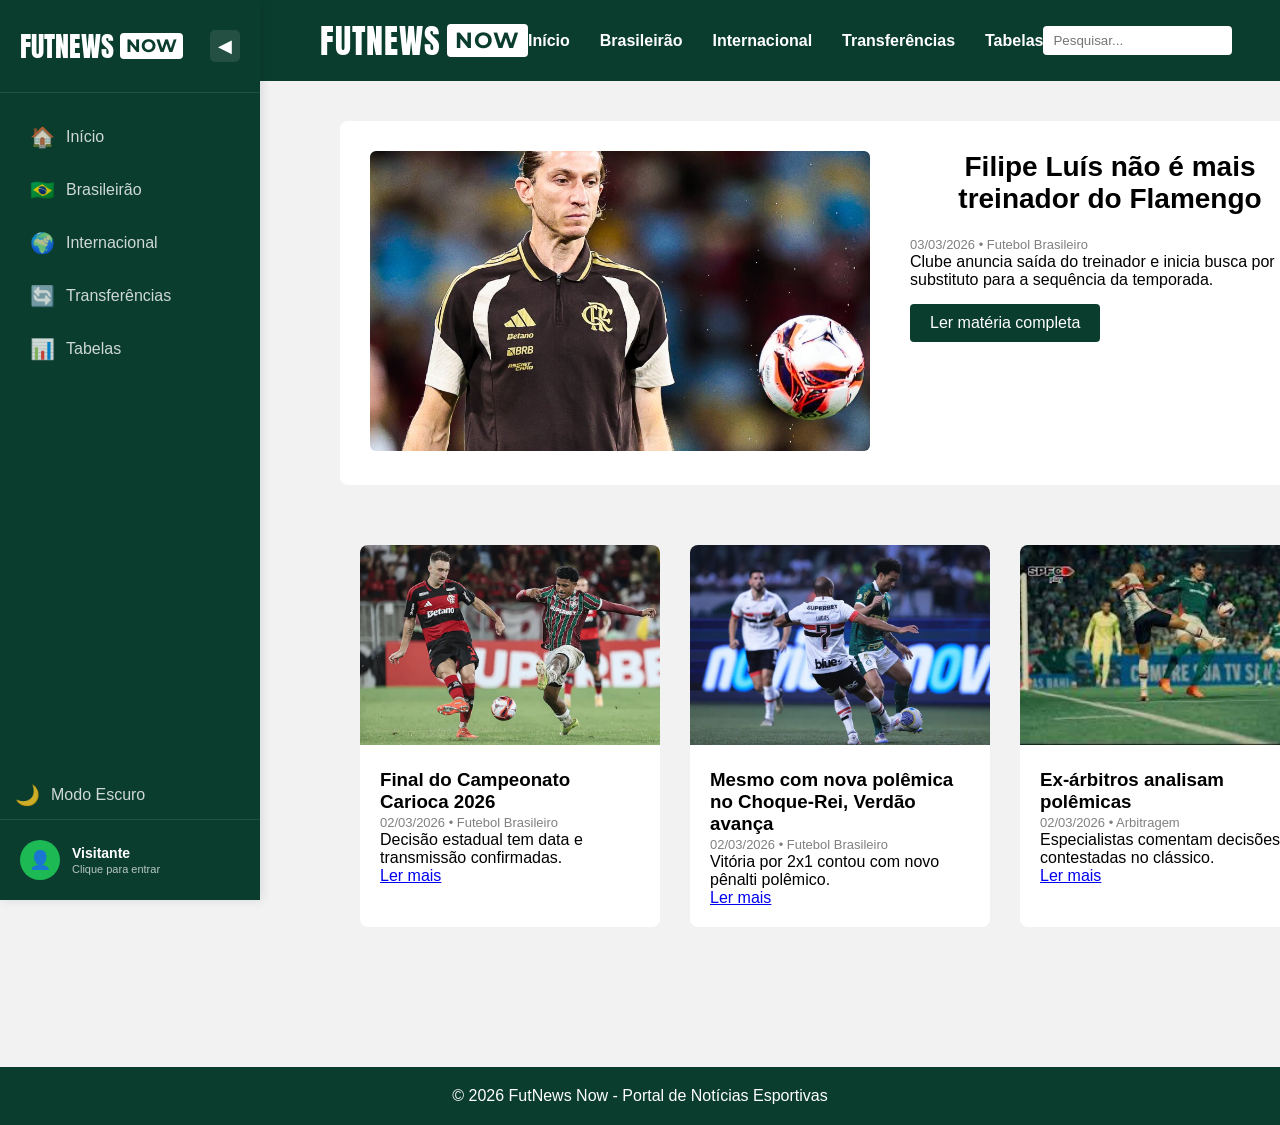
<file: index.html>
<!doctype html>
<html lang="pt-BR">
  <head>
    <meta charset="UTF-8" />
    <meta name="viewport" content="width=device-width, initial-scale=1.0" />
    <title>FutNews Now - Home</title>
    <link rel="stylesheet" href="style.css" />
    <link rel="icon" type="image/x-icon" href="img/images.png" />
  </head>
  <body>
    <button
      class="btn-toggle-sidebar"
      onclick="
        document.querySelector('.sidebar-lateral').classList.toggle('aberta')
      "
    >
      ☰
    </button>
    <div class="sidebar-lateral">
      <div>
        <div class="logo-sidebar">
          <a href="index.html">
            <span class="logo-main">FUTNEWS</span>
            <span class="logo-now">NOW</span>
          </a>
          <button class="btn-recolher" onclick="toggleSidebar()">◀</button>
        </div>
        <nav>
          <a href="index.html">
            <span class="icone">🏠</span>
            <span>Início</span>
          </a>
          <a href="brasileiro.html">
            <span class="icone">🇧🇷</span>
            <span>Brasileirão</span>
          </a>
          <a href="internacional.html">
            <span class="icone">🌍</span>
            <span>Internacional</span>
          </a>
          <a href="transferencias.html">
            <span class="icone">🔄</span>
            <span>Transferências</span>
          </a>
          <a href="tabelas.html">
            <span class="icone">📊</span>
            <span>Tabelas</span>
          </a>
        </nav>
      </div>
      <div>
        <button id="darkModeSidebarBtn" class="btn-darkmode-sidebar">
          <span class="icone">🌙</span>
          <span>Modo Escuro</span>
        </button>
        <div
          class="perfil-sidebar"
          onclick="abrirModal(event)"
          style="cursor: pointer"
        >
          <div class="avatar" id="perfilAvatar">👤</div>
          <div class="info" id="perfilInfo">
            <h4 id="perfilNome">Visitante</h4>
            <p id="perfilStatus">Clique para entrar</p>
          </div>
        </div>
      </div>
    </div>
    <header>
      <div class="logo">
        <a href="index.html">
          <span class="logo-main">FUTNEWS</span>
          <span class="logo-now">NOW</span>
        </a>
      </div>
      <nav>
        <a href="index.html">Início</a>
        <a href="brasileiro.html">Brasileirão</a>
        <a href="internacional.html">Internacional</a>
        <a href="transferencias.html">Transferências</a>
        <a href="tabelas.html">Tabelas</a>
      </nav>
      <div class="search-box">
        <input type="text" placeholder="Pesquisar..." />
      </div>
    </header>
    <main class="layout">
      <div class="main-content">
        <section class="hero-news">
          <div class="hero-image">
            <img src="img/filipe-luis-demitido.jpg" alt="filipeluis_demitido" />
          </div>
          <div class="hero-text">
            <h1>Filipe Luís não é mais treinador do Flamengo</h1>
            <span class="data">03/03/2026 • Futebol Brasileiro</span>
            <p>
              Clube anuncia saída do treinador e inicia busca por substituto
              para a sequência da temporada.
            </p>
            <a href="noticia.html?id=1" class="btn">Ler matéria completa</a>
          </div>
        </section>
        <section class="cards">
          <div class="card">
            <img src="img/fla-flu.png" alt="final carioca" />
            <div class="card-content">
              <h3>Final do Campeonato Carioca 2026</h3>
              <span class="data">02/03/2026 • Futebol Brasileiro</span>
              <p>Decisão estadual tem data e transmissão confirmadas.</p>
              <a href="noticia.html?id=2">Ler mais</a>
            </div>
          </div>
          <div class="card">
            <img src="img/choque-rei-palmeiras-sao-paulo.png" alt="choquerei" />
            <div class="card-content">
              <h3>Mesmo com nova polêmica no Choque-Rei, Verdão avança</h3>
              <span class="data">02/03/2026 • Futebol Brasileiro</span>
              <p>Vitória por 2x1 contou com novo pênalti polêmico.</p>
              <a href="noticia.html?id=3">Ler mais</a>
            </div>
          </div>
          <div class="card">
            <img src="img/polemica.jpg" alt="polemica_choquerei" />
            <div class="card-content">
              <h3>Ex-árbitros analisam polêmicas</h3>
              <span class="data">02/03/2026 • Arbitragem</span>
              <p>Especialistas comentam decisões contestadas no clássico.</p>
              <a href="noticia.html?id=4">Ler mais</a>
            </div>
          </div>
        </section>
      </div>
      <aside class="sidebar">
        <div class="highlights">
          <h3>Principais Destaques</h3>
          <ul>
            <li><a href="#">O melhor da terça-feira no Disney+</a></li>
            <li><a href="#">Flamengo encaminha acordo com Jardim</a></li>
            <li><a href="#">Rodrygo sofre lesão e está fora da Copa</a></li>
            <li><a href="#">Vasco fica perto de anunciar Renato</a></li>
            <li><a href="#">100 dias para Copa: ranking de favoritos</a></li>
          </ul>
        </div>
      </aside>
    </main>
    <footer>
      <p>© 2026 FutNews Now - Portal de Notícias Esportivas</p>
    </footer>
    <div id="modalLogin" class="modal-login">
      <span class="fechar-modal" onclick="fecharModal()">&times;</span>
      <div class="modal-conteudo">
        <div style="display: flex; gap: 10px; margin-bottom: 20px">
          <button
            id="abaLoginBtn"
            onclick="mostrarAba('login')"
            style="
              flex: 1;
              background: #0b3d2e;
              color: white;
              padding: 10px;
              border: none;
              border-radius: 6px;
              cursor: pointer;
            "
          >
            Entrar
          </button>
          <button
            id="abaRegistroBtn"
            onclick="mostrarAba('registro')"
            style="
              flex: 1;
              background: #555;
              color: white;
              padding: 10px;
              border: none;
              border-radius: 6px;
              cursor: pointer;
            "
          >
            Cadastrar
          </button>
        </div>
        <div id="abaLogin">
          <input
            type="text"
            id="loginUsuario"
            placeholder="Usuário"
            autocomplete="off"
            style="
              width: 100%;
              padding: 12px;
              margin: 10px 0;
              border: 1px solid #ddd;
              border-radius: 6px;
            "
          />
          <input
            type="password"
            id="loginSenha"
            placeholder="Senha"
            style="
              width: 100%;
              padding: 12px;
              margin: 10px 0;
              border: 1px solid #ddd;
              border-radius: 6px;
            "
          />
          <button
            onclick="fazerLogin()"
            style="
              width: 100%;
              padding: 12px;
              margin-top: 10px;
              background: #0b3d2e;
              color: white;
              border: none;
              border-radius: 6px;
              cursor: pointer;
            "
          >
            Entrar
          </button>
          <div id="erroLogin" class="erro-login"></div>
        </div>
        <div id="abaRegistro" style="display: none">
          <input
            type="text"
            id="regUsuario"
            placeholder="Usuário"
            autocomplete="off"
            style="
              width: 100%;
              padding: 12px;
              margin: 10px 0;
              border: 1px solid #ddd;
              border-radius: 6px;
            "
          />
          <input
            type="email"
            id="regEmail"
            placeholder="E-mail"
            style="
              width: 100%;
              padding: 12px;
              margin: 10px 0;
              border: 1px solid #ddd;
              border-radius: 6px;
            "
          />
          <input
            type="password"
            id="regSenha"
            placeholder="Senha"
            style="
              width: 100%;
              padding: 12px;
              margin: 10px 0;
              border: 1px solid #ddd;
              border-radius: 6px;
            "
          />
          <button
            onclick="fazerRegistro()"
            style="
              width: 100%;
              padding: 12px;
              margin-top: 10px;
              background: #0b3d2e;
              color: white;
              border: none;
              border-radius: 6px;
              cursor: pointer;
            "
          >
            Cadastrar
          </button>
          <div id="erroRegistro" class="erro-login"></div>
        </div>
      </div>
    </div>
    <script src="script.js"></script>
  </body>
</html>
</file>
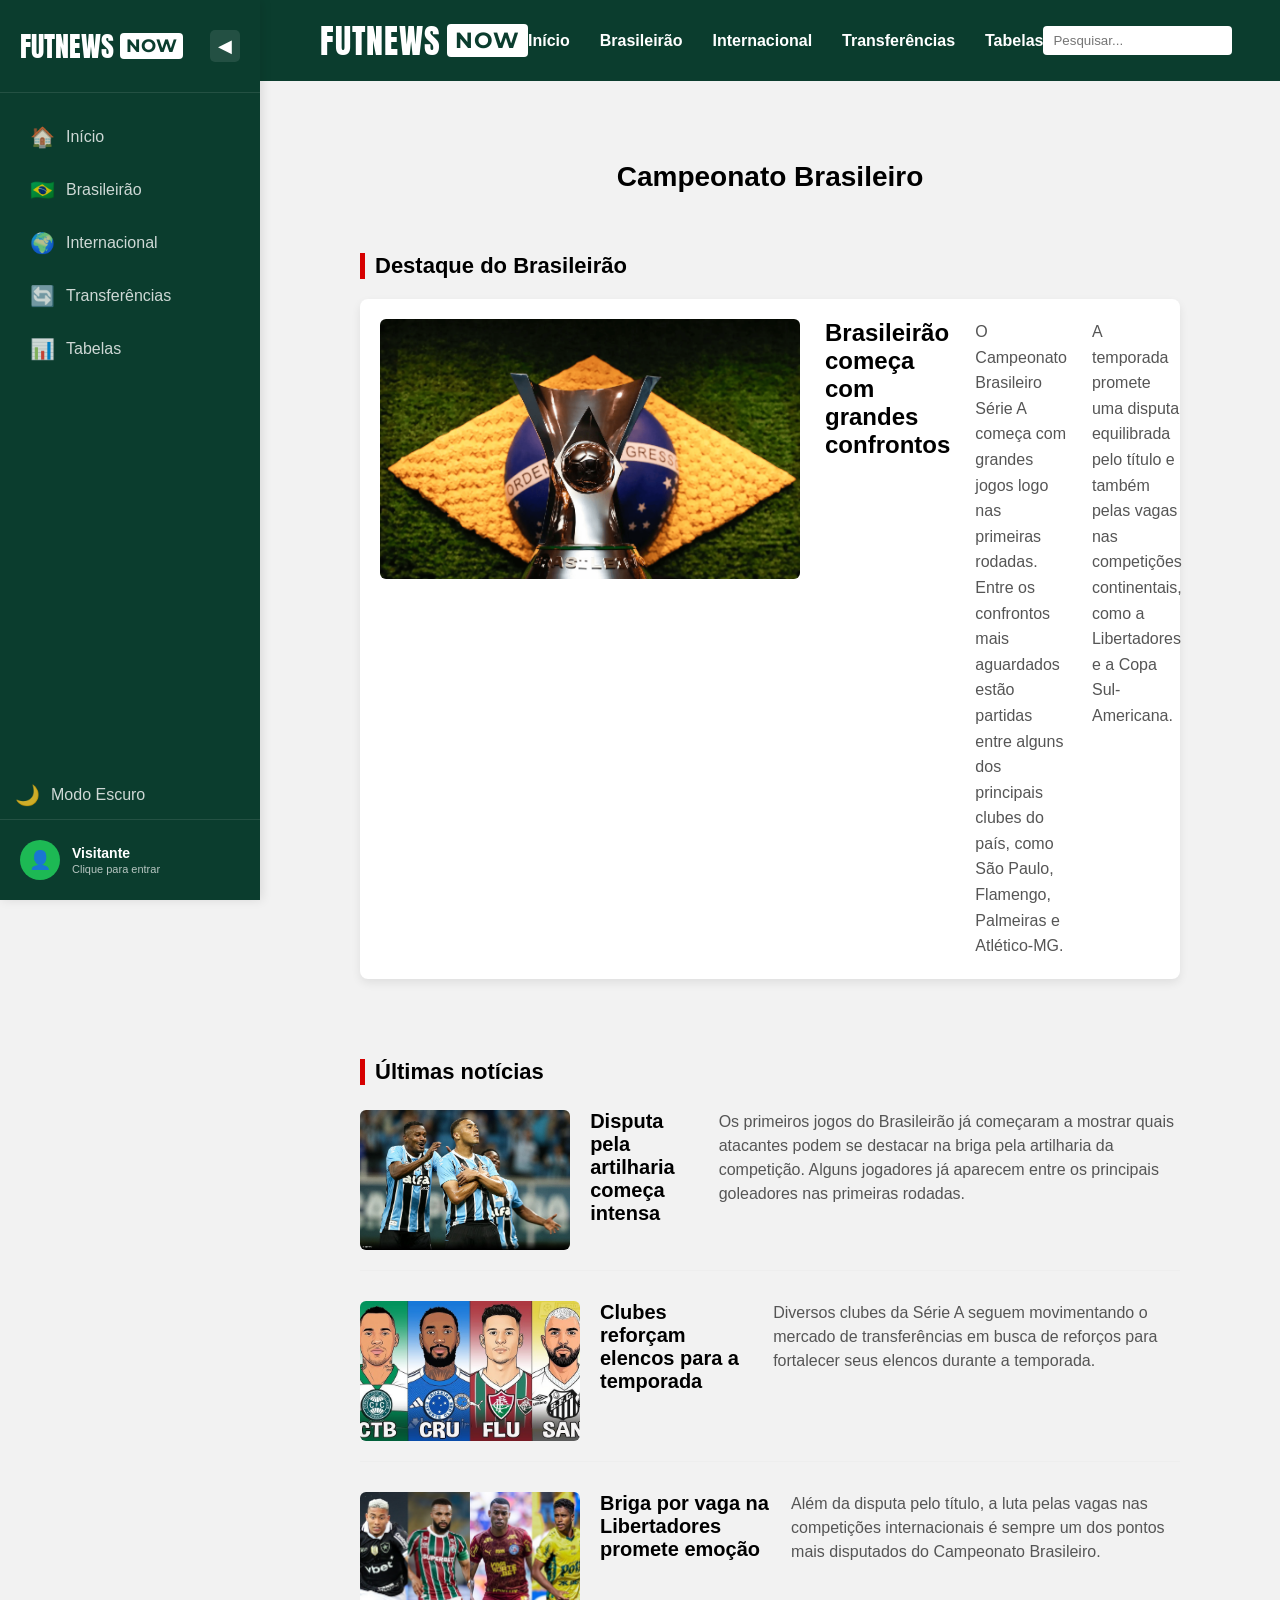
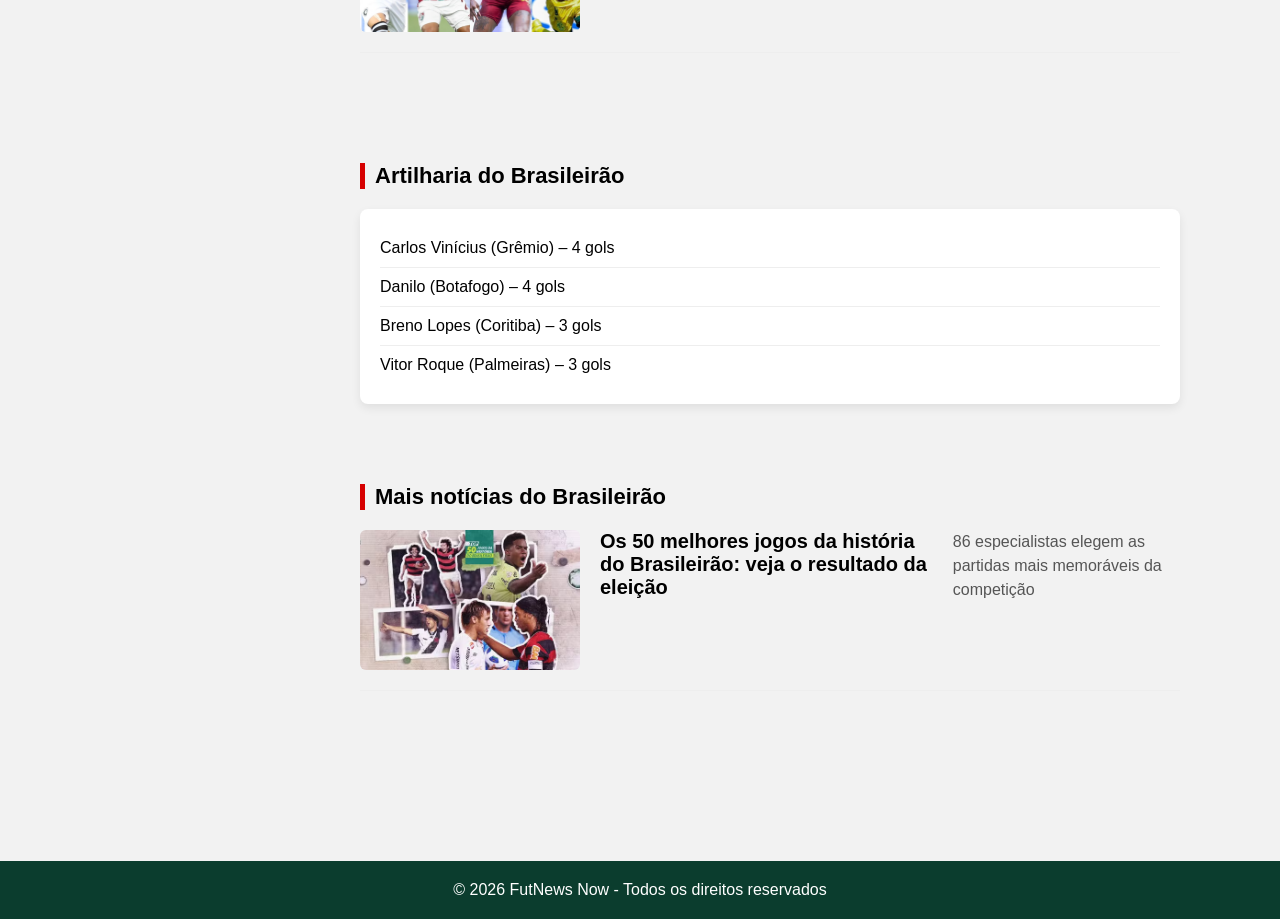
<file: brasileiro.html>
<!doctype html>
<html lang="pt-BR">
  <head>
    <meta charset="UTF-8" />
    <meta name="viewport" content="width=device-width, initial-scale=1.0" />
    <title>Brasileirão - FutNews Now</title>
    <link rel="stylesheet" href="style.css" />
    <link rel="icon" type="image/x-icon" href="img/images.png" />
  </head>
  <body>
    <button
      class="btn-toggle-sidebar"
      onclick="
        document.querySelector('.sidebar-lateral').classList.toggle('aberta')
      "
    >
      ☰
    </button>
    <div class="sidebar-lateral">
      <div>
        <div class="logo-sidebar">
          <a href="index.html">
            <span class="logo-main">FUTNEWS</span>
            <span class="logo-now">NOW</span>
          </a>
          <button class="btn-recolher" onclick="toggleSidebar()">◀</button>
        </div>
        <nav>
          <a href="index.html">
            <span class="icone">🏠</span>
            <span>Início</span>
          </a>
          <a href="brasileiro.html">
            <span class="icone">🇧🇷</span>
            <span>Brasileirão</span>
          </a>
          <a href="internacional.html">
            <span class="icone">🌍</span>
            <span>Internacional</span>
          </a>
          <a href="transferencias.html">
            <span class="icone">🔄</span>
            <span>Transferências</span>
          </a>
          <a href="tabelas.html">
            <span class="icone">📊</span>
            <span>Tabelas</span>
          </a>
        </nav>
      </div>
      <div>
        <button id="darkModeSidebarBtn" class="btn-darkmode-sidebar">
          <span class="icone">🌙</span>
          <span>Modo Escuro</span>
        </button>
        <div
          class="perfil-sidebar"
          onclick="abrirModal(event)"
          style="cursor: pointer"
        >
          <div class="avatar" id="perfilAvatar">👤</div>
          <div class="info" id="perfilInfo">
            <h4 id="perfilNome">Visitante</h4>
            <p id="perfilStatus">Clique para entrar</p>
          </div>
        </div>
      </div>
    </div>
    <header>
      <div class="logo">
        <a href="index.html">
          <span class="logo-main">FUTNEWS</span>
          <span class="logo-now">NOW</span>
        </a>
      </div>
      <nav>
        <a href="index.html">Início</a>
        <a href="brasileiro.html">Brasileirão</a>
        <a href="internacional.html">Internacional</a>
        <a href="transferencias.html">Transferências</a>
        <a href="tabelas.html">Tabelas</a>
      </nav>
      <div class="search-box">
        <input type="text" placeholder="Pesquisar..." />
      </div>
    </header>
    <main>
      <h1>Campeonato Brasileiro</h1>
      <section class="destaque-brasileirao">
        <h2>Destaque do Brasileirão</h2>
        <article class="noticia-destaque">
          <img src="img/brasileirao-2026-a.png" alt="brasileirao 2026" />
          <h3>Brasileirão começa com grandes confrontos</h3>
          <p>
            O Campeonato Brasileiro Série A começa com grandes jogos logo nas
            primeiras rodadas. Entre os confrontos mais aguardados estão
            partidas entre alguns dos principais clubes do país, como São Paulo,
            Flamengo, Palmeiras e Atlético-MG.
          </p>
          <p>
            A temporada promete uma disputa equilibrada pelo título e também
            pelas vagas nas competições continentais, como a Libertadores e a
            Copa Sul-Americana.
          </p>
        </article>
      </section>
      <section class="noticias-brasileirao">
        <h2>Últimas notícias</h2>
        <article class="noticia">
          <img
            src="img/carlos-vinicius-se-torna-referencia-ofensiva-do-gremio.jpg"
            alt="carlos-vinicius"
          />
          <h3>Disputa pela artilharia começa intensa</h3>
          <p>
            Os primeiros jogos do Brasileirão já começaram a mostrar quais
            atacantes podem se destacar na briga pela artilharia da competição.
            Alguns jogadores já aparecem entre os principais goleadores nas
            primeiras rodadas.
          </p>
        </article>
        <article class="noticia">
          <img src="img/carrosel-reforços-brasileirao.jpg" alt="Notícia" />
          <h3>Clubes reforçam elencos para a temporada</h3>
          <p>
            Diversos clubes da Série A seguem movimentando o mercado de
            transferências em busca de reforços para fortalecer seus elencos
            durante a temporada.
          </p>
        </article>
        <article class="noticia">
          <img src="img/briga-por-liberta.jpg" alt="Notícia" />
          <h3>Briga por vaga na Libertadores promete emoção</h3>
          <p>
            Além da disputa pelo título, a luta pelas vagas nas competições
            internacionais é sempre um dos pontos mais disputados do Campeonato
            Brasileiro.
          </p>
        </article>
      </section>
      <section class="artilharia-brasileirao">
        <h2>Artilharia do Brasileirão</h2>
        <ul>
          <li>Carlos Vinícius (Grêmio) – 4 gols</li>
          <li>Danilo (Botafogo) – 4 gols</li>
          <li>Breno Lopes (Coritiba) – 3 gols</li>
          <li>Vitor Roque (Palmeiras) – 3 gols</li>
        </ul>
      </section>
      <section class="mais-noticias">
        <h2>Mais notícias do Brasileirão</h2>
        <article class="noticia">
          <img
            src="img/carrossel-jogos-historicos-50-maisv4.png"
            alt="Imagem da notícia"
          />
          <h3>
            Os 50 melhores jogos da história do Brasileirão: veja o resultado da
            eleição
          </h3>
          <p>
            86 especialistas elegem as partidas mais memoráveis da competição
          </p>
        </article>
      </section>
    </main>
    <footer>
      <p>© 2026 FutNews Now - Todos os direitos reservados</p>
    </footer>
    <script src="script.js"></script>
  </body>
</html>
</file>
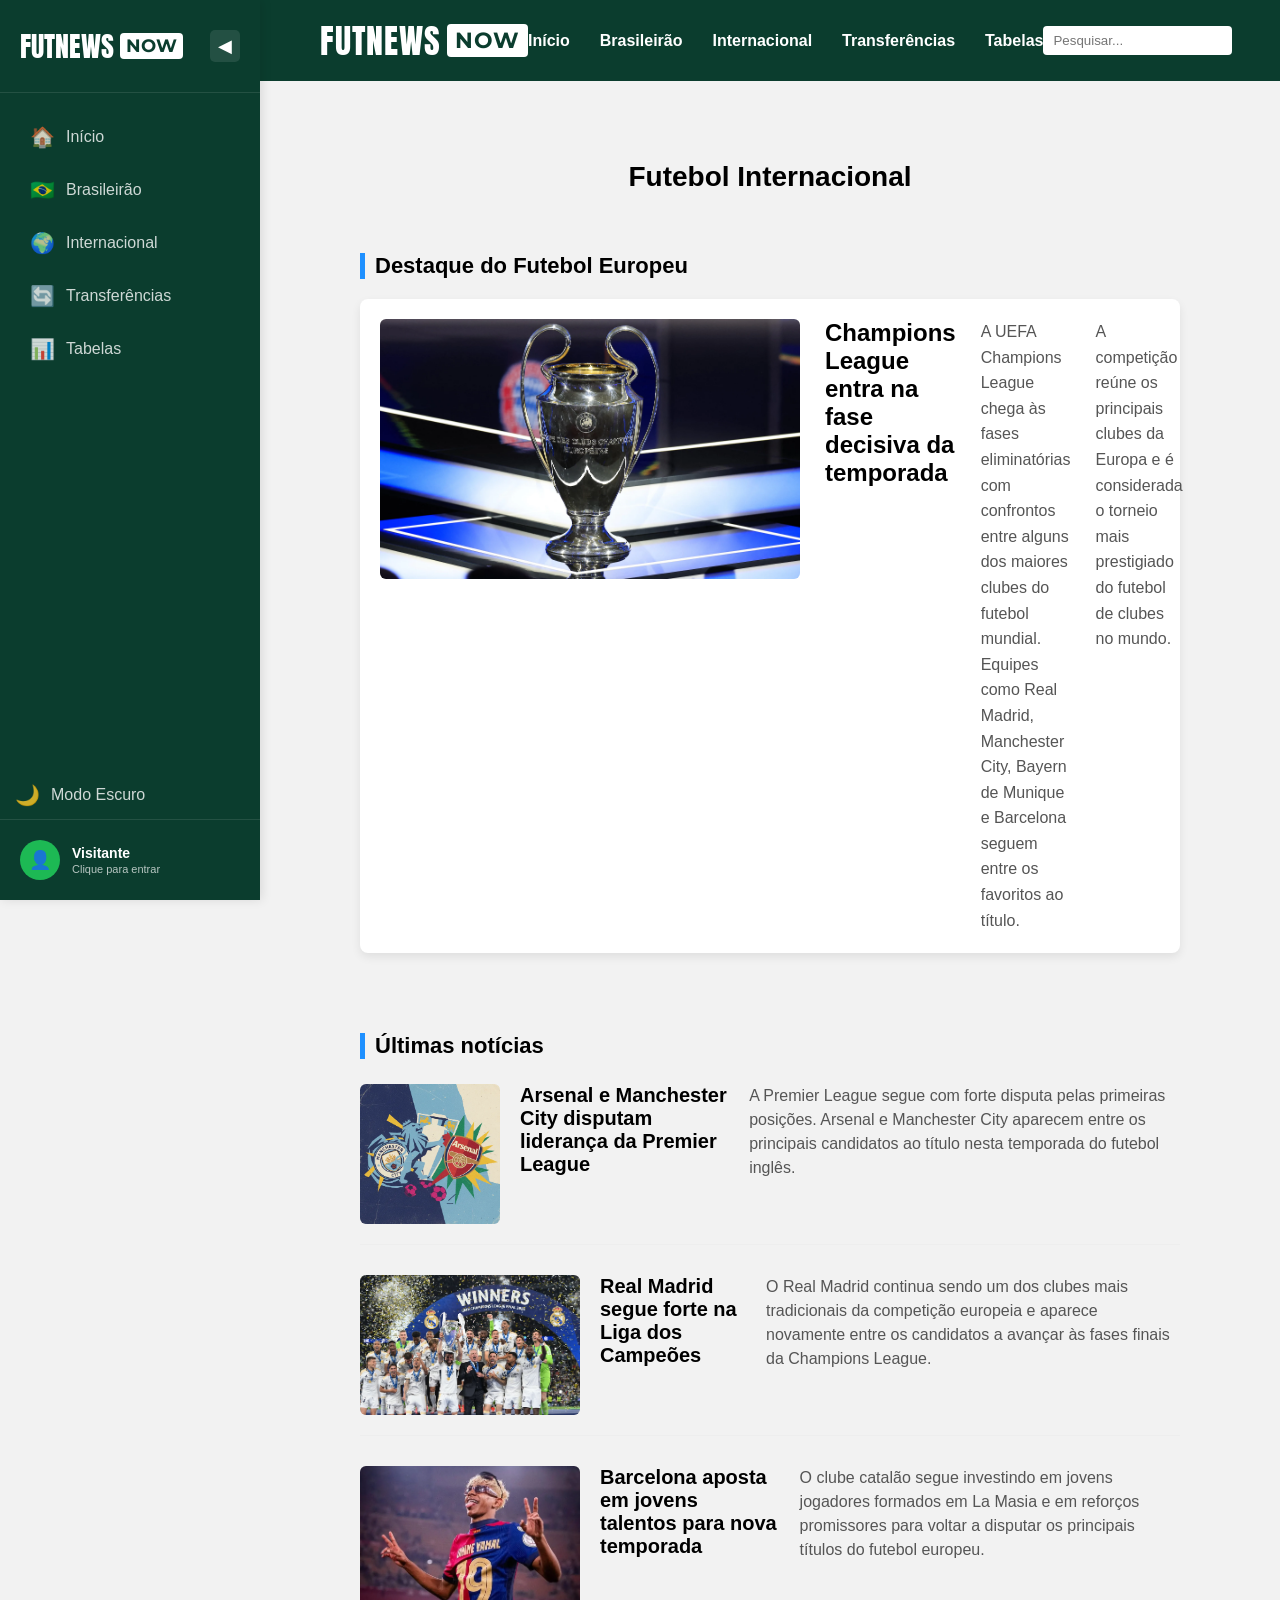
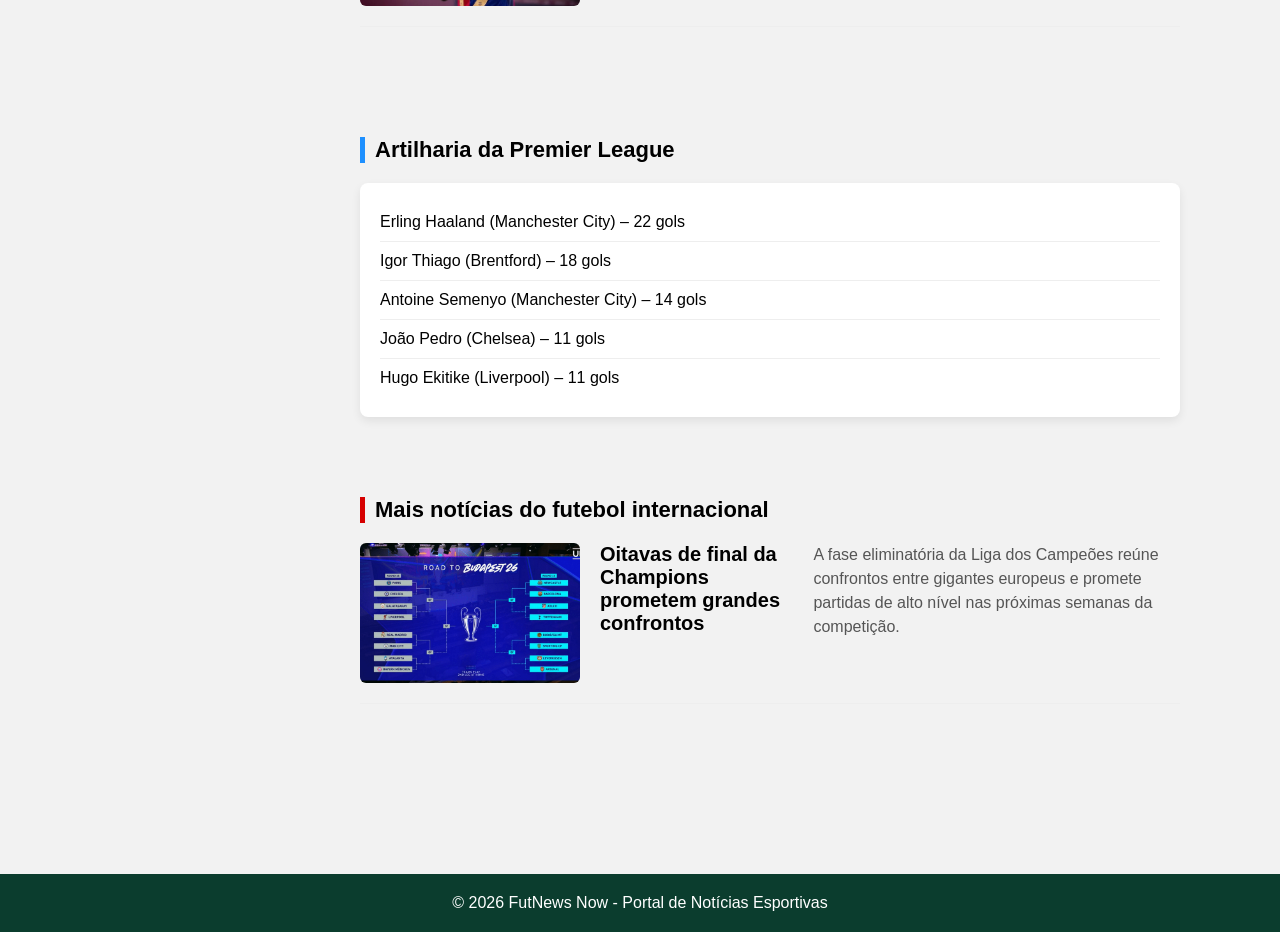
<file: internacional.html>
<!doctype html>
<html lang="pt-BR">
  <head>
    <meta charset="UTF-8" />
    <meta name="viewport" content="width=device-width, initial-scale=1.0" />
    <title>Futebol Internacional - FutNews Now</title>
    <link rel="stylesheet" href="style.css" />
    <link rel="icon" type="image/x-icon" href="img/images.png" />
  </head>
  <body>
    <button
      class="btn-toggle-sidebar"
      onclick="
        document.querySelector('.sidebar-lateral').classList.toggle('aberta')
      "
    >
      ☰
    </button>
    <div class="sidebar-lateral">
      <div>
        <div class="logo-sidebar">
          <a href="index.html">
            <span class="logo-main">FUTNEWS</span>
            <span class="logo-now">NOW</span>
          </a>
          <button class="btn-recolher" onclick="toggleSidebar()">◀</button>
        </div>
        <nav>
          <a href="index.html">
            <span class="icone">🏠</span>
            <span>Início</span>
          </a>
          <a href="brasileiro.html">
            <span class="icone">🇧🇷</span>
            <span>Brasileirão</span>
          </a>
          <a href="internacional.html">
            <span class="icone">🌍</span>
            <span>Internacional</span>
          </a>
          <a href="transferencias.html">
            <span class="icone">🔄</span>
            <span>Transferências</span>
          </a>
          <a href="tabelas.html">
            <span class="icone">📊</span>
            <span>Tabelas</span>
          </a>
        </nav>
      </div>
      <div>
        <button id="darkModeSidebarBtn" class="btn-darkmode-sidebar">
          <span class="icone">🌙</span>
          <span>Modo Escuro</span>
        </button>
        <div
          class="perfil-sidebar"
          onclick="abrirModal(event)"
          style="cursor: pointer"
        >
          <div class="avatar" id="perfilAvatar">👤</div>
          <div class="info" id="perfilInfo">
            <h4 id="perfilNome">Visitante</h4>
            <p id="perfilStatus">Clique para entrar</p>
          </div>
        </div>
      </div>
    </div>
    <header>
      <div class="logo">
        <a href="index.html">
          <span class="logo-main">FUTNEWS</span>
          <span class="logo-now">NOW</span>
        </a>
      </div>
      <nav>
        <a href="index.html">Início</a>
        <a href="brasileiro.html">Brasileirão</a>
        <a href="internacional.html">Internacional</a>
        <a href="transferencias.html">Transferências</a>
        <a href="tabelas.html">Tabelas</a>
      </nav>
      <div class="search-box">
        <input type="text" placeholder="Pesquisar..." />
      </div>
    </header>
    <main>
      <h1>Futebol Internacional</h1>
      <section class="destaque-internacional">
        <h2>Destaque do Futebol Europeu</h2>
        <article class="noticia-destaque">
          <img src="img/champions league.png" alt="Champions League" />
          <h3>Champions League entra na fase decisiva da temporada</h3>
          <p>
            A UEFA Champions League chega às fases eliminatórias com confrontos
            entre alguns dos maiores clubes do futebol mundial. Equipes como
            Real Madrid, Manchester City, Bayern de Munique e Barcelona seguem
            entre os favoritos ao título.
          </p>
          <p>
            A competição reúne os principais clubes da Europa e é considerada o
            torneio mais prestigiado do futebol de clubes no mundo.
          </p>
        </article>
      </section>
      <section class="noticias-internacional">
        <h2>Últimas notícias</h2>
        <article class="noticia">
          <img src="img/disputa-titulo-premier.png" alt="Premier League" />
          <h3>
            Arsenal e Manchester City disputam liderança da Premier League
          </h3>
          <p>
            A Premier League segue com forte disputa pelas primeiras posições.
            Arsenal e Manchester City aparecem entre os principais candidatos ao
            título nesta temporada do futebol inglês.
          </p>
        </article>
        <article class="noticia">
          <img src="img/real-nadisputa-champions.jpg" alt="Real Madrid" />
          <h3>Real Madrid segue forte na Liga dos Campeões</h3>
          <p>
            O Real Madrid continua sendo um dos clubes mais tradicionais da
            competição europeia e aparece novamente entre os candidatos a
            avançar às fases finais da Champions League.
          </p>
        </article>
        <article class="noticia">
          <img
            src="img/Yamal-provocou-o-Real-Madrid-apos-o-titulo-1-edited-aspect-ratio-512-320.png"
            alt="Yamal"
          />
          <h3>Barcelona aposta em jovens talentos para nova temporada</h3>
          <p>
            O clube catalão segue investindo em jovens jogadores formados em La
            Masia e em reforços promissores para voltar a disputar os principais
            títulos do futebol europeu.
          </p>
        </article>
      </section>
      <section class="artilharia-internacional">
        <h2>Artilharia da Premier League</h2>
        <ul>
          <li>Erling Haaland (Manchester City) – 22 gols</li>
          <li>Igor Thiago (Brentford) – 18 gols</li>
          <li>Antoine Semenyo (Manchester City) – 14 gols</li>
          <li>João Pedro (Chelsea) – 11 gols</li>
          <li>Hugo Ekitike (Liverpool) – 11 gols</li>
        </ul>
      </section>
      <section class="mais-noticias">
        <h2>Mais notícias do futebol internacional</h2>
        <article class="noticia">
          <img src="img/oitavas champions.png" alt="Oitavas Champions League" />
          <h3>Oitavas de final da Champions prometem grandes confrontos</h3>
          <p>
            A fase eliminatória da Liga dos Campeões reúne confrontos entre
            gigantes europeus e promete partidas de alto nível nas próximas
            semanas da competição.
          </p>
        </article>
      </section>
    </main>
    <footer>
      <p>© 2026 FutNews Now - Portal de Notícias Esportivas</p>
    </footer>
    <script src="script.js"></script>
  </body>
</html>
</file>
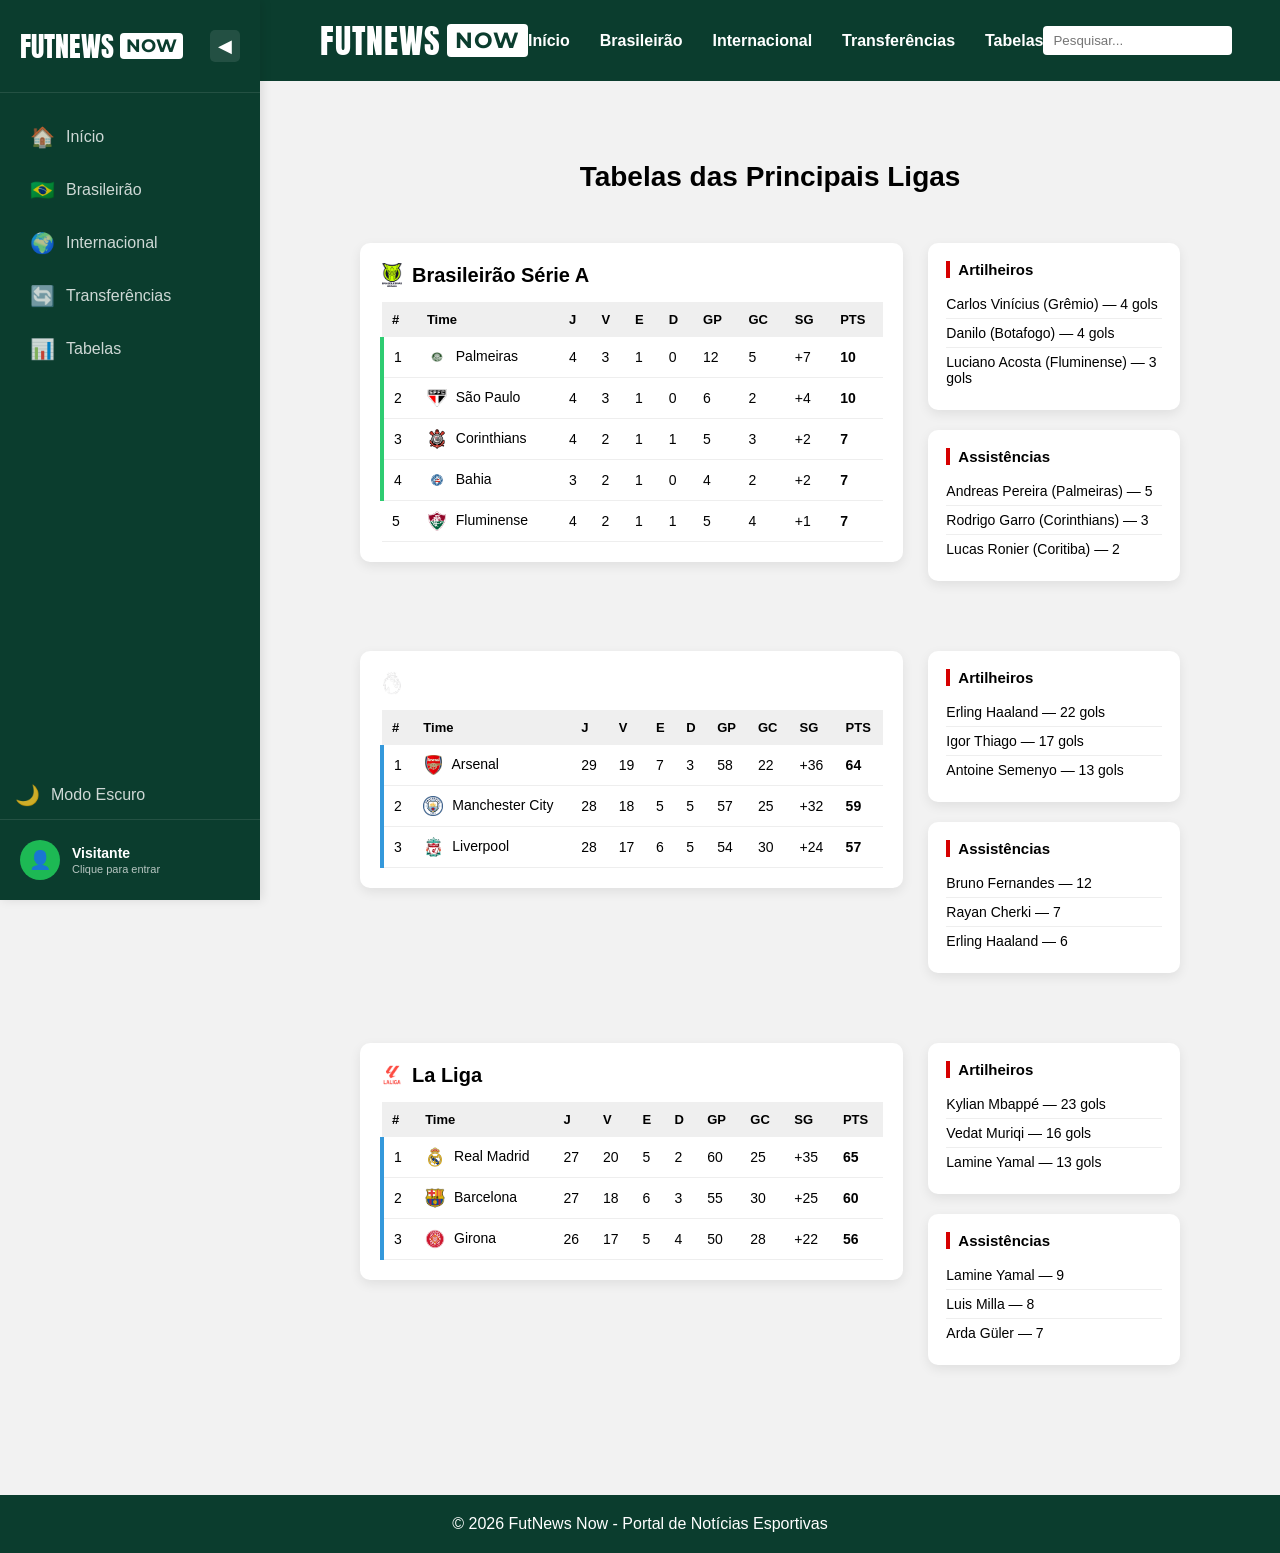
<file: tabelas.html>
<!doctype html>
<html lang="pt-BR">
  <head>
    <meta charset="UTF-8" />
    <meta name="viewport" content="width=device-width, initial-scale=1.0" />
    <title>Tabelas - FutNews Now</title>
    <link rel="stylesheet" href="style.css" />
    <link rel="icon" type="image/x-icon" href="img/images.png" />
  </head>
  <body>
    <button
      class="btn-toggle-sidebar"
      onclick="
        document.querySelector('.sidebar-lateral').classList.toggle('aberta')
      "
    >
      ☰
    </button>
    <div class="sidebar-lateral">
      <div>
        <div class="logo-sidebar">
          <a href="index.html">
            <span class="logo-main">FUTNEWS</span>
            <span class="logo-now">NOW</span>
          </a>
          <button class="btn-recolher" onclick="toggleSidebar()">◀</button>
        </div>
        <nav>
          <a href="index.html">
            <span class="icone">🏠</span>
            <span>Início</span>
          </a>
          <a href="brasileiro.html">
            <span class="icone">🇧🇷</span>
            <span>Brasileirão</span>
          </a>
          <a href="internacional.html">
            <span class="icone">🌍</span>
            <span>Internacional</span>
          </a>
          <a href="transferencias.html">
            <span class="icone">🔄</span>
            <span>Transferências</span>
          </a>
          <a href="tabelas.html">
            <span class="icone">📊</span>
            <span>Tabelas</span>
          </a>
        </nav>
      </div>
      <div>
        <button id="darkModeSidebarBtn" class="btn-darkmode-sidebar">
          <span class="icone">🌙</span>
          <span>Modo Escuro</span>
        </button>
        <div
          class="perfil-sidebar"
          onclick="abrirModal(event)"
          style="cursor: pointer"
        >
          <div class="avatar" id="perfilAvatar">👤</div>
          <div class="info" id="perfilInfo">
            <h4 id="perfilNome">Visitante</h4>
            <p id="perfilStatus">Clique para entrar</p>
          </div>
        </div>
      </div>
    </div>
    <header>
      <div class="logo">
        <a href="index.html">
          <span class="logo-main">FUTNEWS</span>
          <span class="logo-now">NOW</span>
        </a>
      </div>
      <nav>
        <a href="index.html">Início</a>
        <a href="brasileiro.html">Brasileirão</a>
        <a href="internacional.html">Internacional</a>
        <a href="transferencias.html">Transferências</a>
        <a href="tabelas.html">Tabelas</a>
      </nav>
      <div class="search-box">
        <input type="text" placeholder="Pesquisar..." />
      </div>
    </header>
    <main>
      <h1 style="text-align: center; margin-top: 40px">
        Tabelas das Principais Ligas
      </h1>
      <section class="liga-section">
        <div class="tabela-container">
          <h2 class="liga-title">
            <img
              src="img/Campeonato_Brasileiro_de_Futebol_de_2024_-_Série_A.png"
              class="liga-icon"
            />
            Brasileirão Série A
          </h2>
          <table class="tabela-espn">
            <thead>
              <tr>
                <th>#</th>
                <th>Time</th>
                <th>J</th>
                <th>V</th>
                <th>E</th>
                <th>D</th>
                <th>GP</th>
                <th>GC</th>
                <th>SG</th>
                <th>PTS</th>
              </tr>
            </thead>
            <tbody>
              <tr class="libertadores">
                <td>1</td>
                <td class="time">
                  <img
                    src="img/png-transparent-sociedade-esportiva-palmeiras-removebg-preview.png"
                    class="escudo"
                  />
                  Palmeiras
                </td>
                <td>4</td>
                <td>3</td>
                <td>1</td>
                <td>0</td>
                <td>12</td>
                <td>5</td>
                <td>+7</td>
                <td class="pontos">10</td>
              </tr>
              <tr class="libertadores">
                <td>2</td>
                <td class="time">
                  <img src="img/sp.png" class="escudo" /> São Paulo
                </td>
                <td>4</td>
                <td>3</td>
                <td>1</td>
                <td>0</td>
                <td>6</td>
                <td>2</td>
                <td>+4</td>
                <td class="pontos">10</td>
              </tr>
              <tr class="libertadores">
                <td>3</td>
                <td class="time">
                  <img
                    src="img/escudo-Corinthians-removebg-preview.png"
                    class="escudo"
                  />
                  Corinthians
                </td>
                <td>4</td>
                <td>2</td>
                <td>1</td>
                <td>1</td>
                <td>5</td>
                <td>3</td>
                <td>+2</td>
                <td class="pontos">7</td>
              </tr>
              <tr class="libertadores">
                <td>4</td>
                <td class="time">
                  <img src="img/images-removebg-preview.png" class="escudo" />
                  Bahia
                </td>
                <td>3</td>
                <td>2</td>
                <td>1</td>
                <td>0</td>
                <td>4</td>
                <td>2</td>
                <td>+2</td>
                <td class="pontos">7</td>
              </tr>
              <tr>
                <td>5</td>
                <td class="time">
                  <img
                    src="img/Fluminense_Football_Club.svg-removebg-preview.png"
                    class="escudo"
                  />
                  Fluminense
                </td>
                <td>4</td>
                <td>2</td>
                <td>1</td>
                <td>1</td>
                <td>5</td>
                <td>4</td>
                <td>+1</td>
                <td class="pontos">7</td>
              </tr>
            </tbody>
          </table>
        </div>
        <div class="estatisticas-liga">
          <div class="stat-card">
            <h3>Artilheiros</h3>
            <ul>
              <li>Carlos Vinícius (Grêmio) — 4 gols</li>
              <li>Danilo (Botafogo) — 4 gols</li>
              <li>Luciano Acosta (Fluminense) — 3 gols</li>
            </ul>
          </div>
          <div class="stat-card">
            <h3>Assistências</h3>
            <ul>
              <li>Andreas Pereira (Palmeiras) — 5</li>
              <li>Rodrigo Garro (Corinthians) — 3</li>
              <li>Lucas Ronier (Coritiba) — 2</li>
            </ul>
          </div>
        </div>
      </section>
      <section class="liga-section">
        <div class="tabela-container">
          <h2 class="liga-title">
            <img
              src="img/premier icon1.png"
              class="liga-icon"
              alt="icon_premier"
            />
          </h2>
          <table class="tabela-espn">
            <thead>
              <tr>
                <th>#</th>
                <th>Time</th>
                <th>J</th>
                <th>V</th>
                <th>E</th>
                <th>D</th>
                <th>GP</th>
                <th>GC</th>
                <th>SG</th>
                <th>PTS</th>
              </tr>
            </thead>
            <tbody>
              <tr class="champions">
                <td>1</td>
                <td class="time">
                  <img src="img/arsenal.png" class="escudo" /> Arsenal
                </td>
                <td>29</td>
                <td>19</td>
                <td>7</td>
                <td>3</td>
                <td>58</td>
                <td>22</td>
                <td>+36</td>
                <td class="pontos">64</td>
              </tr>
              <tr class="champions">
                <td>2</td>
                <td class="time">
                  <img src="img/city.png" class="escudo" /> Manchester City
                </td>
                <td>28</td>
                <td>18</td>
                <td>5</td>
                <td>5</td>
                <td>57</td>
                <td>25</td>
                <td>+32</td>
                <td class="pontos">59</td>
              </tr>
              <tr class="champions">
                <td>3</td>
                <td class="time">
                  <img
                    src="img/Liverpool_FC.svg-removebg-preview.png"
                    class="escudo"
                  />
                  Liverpool
                </td>
                <td>28</td>
                <td>17</td>
                <td>6</td>
                <td>5</td>
                <td>54</td>
                <td>30</td>
                <td>+24</td>
                <td class="pontos">57</td>
              </tr>
            </tbody>
          </table>
        </div>
        <div class="estatisticas-liga">
          <div class="stat-card">
            <h3>Artilheiros</h3>
            <ul>
              <li>Erling Haaland — 22 gols</li>
              <li>Igor Thiago — 17 gols</li>
              <li>Antoine Semenyo — 13 gols</li>
            </ul>
          </div>
          <div class="stat-card">
            <h3>Assistências</h3>
            <ul>
              <li>Bruno Fernandes — 12</li>
              <li>Rayan Cherki — 7</li>
              <li>Erling Haaland — 6</li>
            </ul>
          </div>
        </div>
      </section>
      <section class="liga-section">
        <div class="tabela-container">
          <h2 class="liga-title">
            <img
              src="img/LaLiga-Logo-PNG-Official-Symbol-for-Football-League-Transparent-jpg-removebg-preview.png"
              class="liga-icon"
            />
            La Liga
          </h2>
          <table class="tabela-espn">
            <thead>
              <tr>
                <th>#</th>
                <th>Time</th>
                <th>J</th>
                <th>V</th>
                <th>E</th>
                <th>D</th>
                <th>GP</th>
                <th>GC</th>
                <th>SG</th>
                <th>PTS</th>
              </tr>
            </thead>
            <tbody>
              <tr class="champions">
                <td>1</td>
                <td class="time">
                  <img src="img/real.png" class="escudo" /> Real Madrid
                </td>
                <td>27</td>
                <td>20</td>
                <td>5</td>
                <td>2</td>
                <td>60</td>
                <td>25</td>
                <td>+35</td>
                <td class="pontos">65</td>
              </tr>
              <tr class="champions">
                <td>2</td>
                <td class="time">
                  <img src="img/barça.png" class="escudo" /> Barcelona
                </td>
                <td>27</td>
                <td>18</td>
                <td>6</td>
                <td>3</td>
                <td>55</td>
                <td>30</td>
                <td>+25</td>
                <td class="pontos">60</td>
              </tr>
              <tr class="champions">
                <td>3</td>
                <td class="time">
                  <img src="img/girona.png" class="escudo" /> Girona
                </td>
                <td>26</td>
                <td>17</td>
                <td>5</td>
                <td>4</td>
                <td>50</td>
                <td>28</td>
                <td>+22</td>
                <td class="pontos">56</td>
              </tr>
            </tbody>
          </table>
        </div>
        <div class="estatisticas-liga">
          <div class="stat-card">
            <h3>Artilheiros</h3>
            <ul>
              <li>Kylian Mbappé — 23 gols</li>
              <li>Vedat Muriqi — 16 gols</li>
              <li>Lamine Yamal — 13 gols</li>
            </ul>
          </div>
          <div class="stat-card">
            <h3>Assistências</h3>
            <ul>
              <li>Lamine Yamal — 9</li>
              <li>Luis Milla — 8</li>
              <li>Arda Güler — 7</li>
            </ul>
          </div>
        </div>
      </section>
    </main>
    <footer>
      <p>© 2026 FutNews Now - Portal de Notícias Esportivas</p>
    </footer>
    <script src="script.js"></script>
  </body>
</html>
</file>
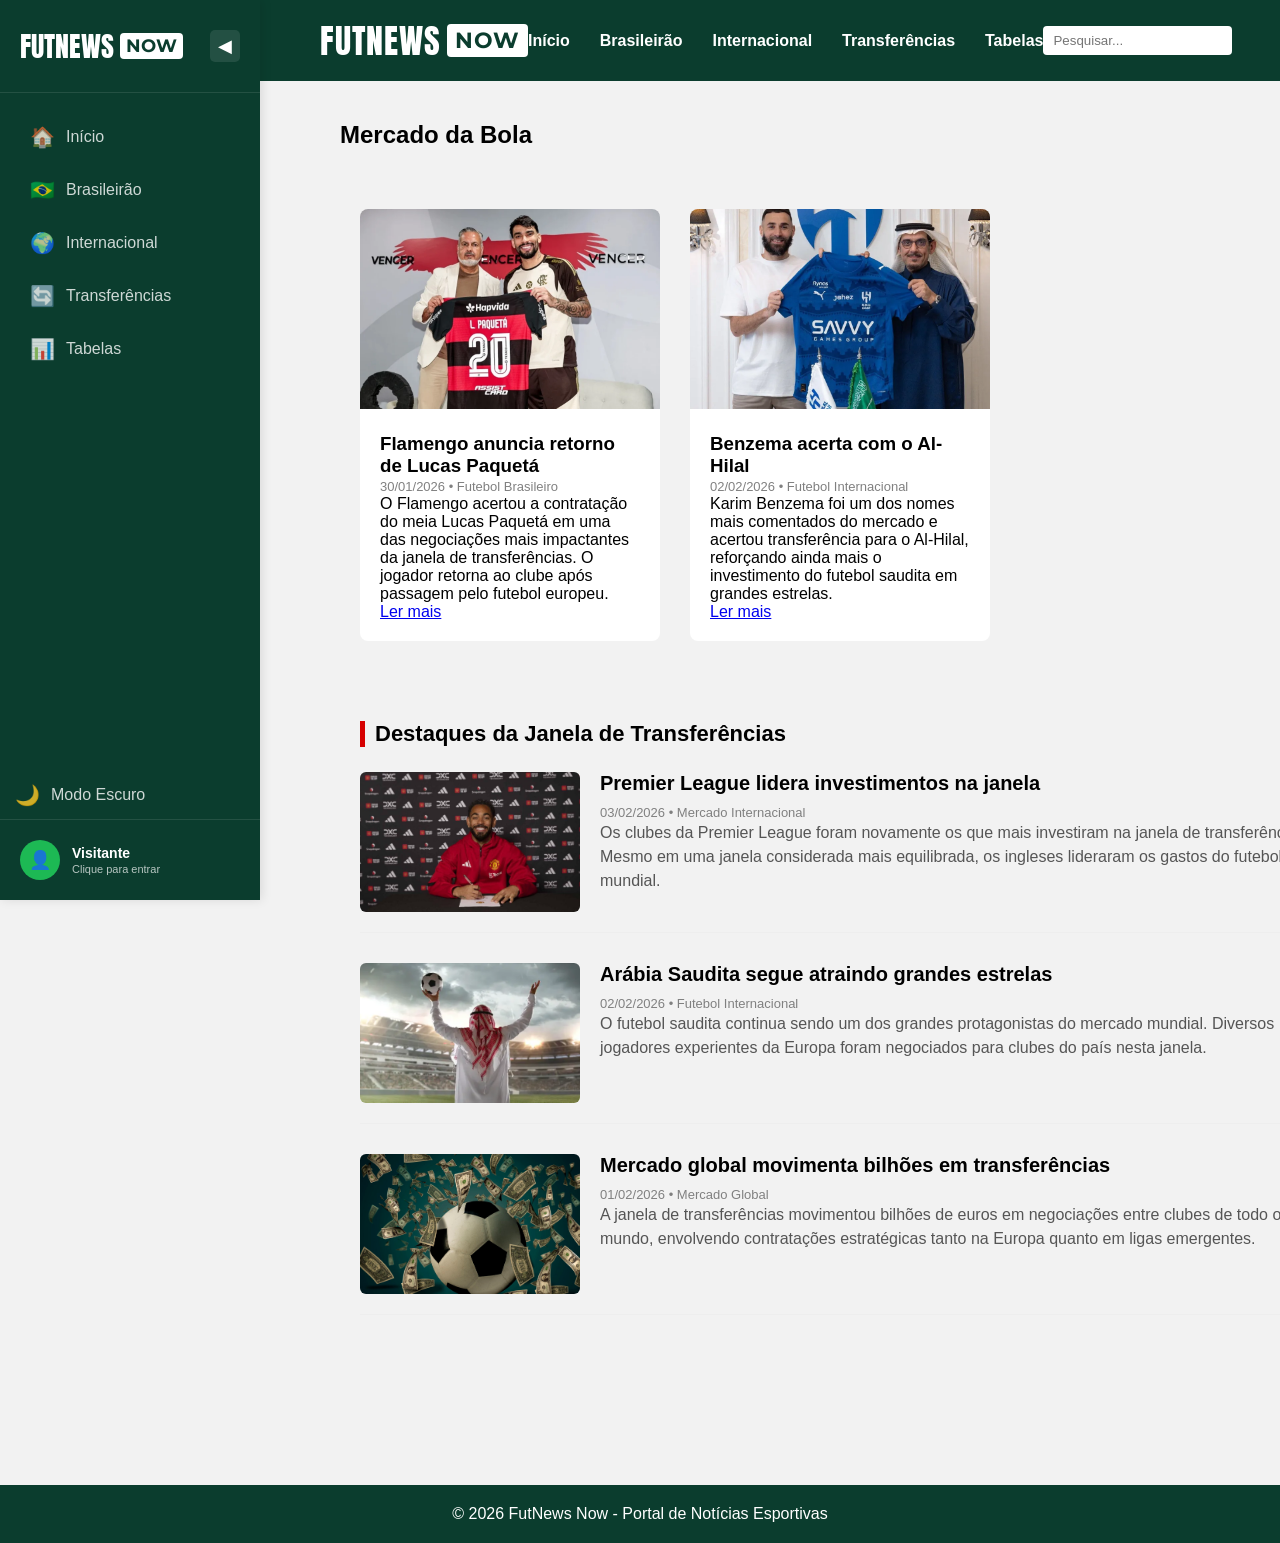
<file: transferencias.html>
<!doctype html>
<html lang="pt-BR">
  <head>
    <meta charset="UTF-8" />
    <meta name="viewport" content="width=device-width, initial-scale=1.0" />
    <title>Transferências - FutNews Now</title>
    <link rel="stylesheet" href="style.css" />
    <link rel="icon" type="image/x-icon" href="img/images.png" />
  </head>
  <body>
    <button
      class="btn-toggle-sidebar"
      onclick="
        document.querySelector('.sidebar-lateral').classList.toggle('aberta')
      "
    >
      ☰
    </button>
    <div class="sidebar-lateral">
      <div>
        <div class="logo-sidebar">
          <a href="index.html">
            <span class="logo-main">FUTNEWS</span>
            <span class="logo-now">NOW</span>
          </a>
          <button class="btn-recolher" onclick="toggleSidebar()">◀</button>
        </div>
        <nav>
          <a href="index.html">
            <span class="icone">🏠</span>
            <span>Início</span>
          </a>
          <a href="brasileiro.html">
            <span class="icone">🇧🇷</span>
            <span>Brasileirão</span>
          </a>
          <a href="internacional.html">
            <span class="icone">🌍</span>
            <span>Internacional</span>
          </a>
          <a href="transferencias.html">
            <span class="icone">🔄</span>
            <span>Transferências</span>
          </a>
          <a href="tabelas.html">
            <span class="icone">📊</span>
            <span>Tabelas</span>
          </a>
        </nav>
      </div>
      <div>
        <button id="darkModeSidebarBtn" class="btn-darkmode-sidebar">
          <span class="icone">🌙</span>
          <span>Modo Escuro</span>
        </button>
        <div
          class="perfil-sidebar"
          onclick="abrirModal(event)"
          style="cursor: pointer"
        >
          <div class="avatar" id="perfilAvatar">👤</div>
          <div class="info" id="perfilInfo">
            <h4 id="perfilNome">Visitante</h4>
            <p id="perfilStatus">Clique para entrar</p>
          </div>
        </div>
      </div>
    </div>
    <header>
      <div class="logo">
        <a href="index.html">
          <span class="logo-main">FUTNEWS</span>
          <span class="logo-now">NOW</span>
        </a>
      </div>
      <nav>
        <a href="index.html">Início</a>
        <a href="brasileiro.html">Brasileirão</a>
        <a href="internacional.html">Internacional</a>
        <a href="transferencias.html">Transferências</a>
        <a href="tabelas.html">Tabelas</a>
      </nav>
      <div class="search-box">
        <input type="text" placeholder="Pesquisar..." />
      </div>
    </header>
    <main class="layout">
      <div class="main-content">
        <h2>Mercado da Bola</h2>

        <section class="cards">
          <div class="card">
            <img src="img/lucas-paqueta-flamengo.png" />
            <div class="card-content">
              <h3>Flamengo anuncia retorno de Lucas Paquetá</h3>
              <span class="data">30/01/2026 • Futebol Brasileiro</span>
              <p>
                O Flamengo acertou a contratação do meia Lucas Paquetá em uma
                das negociações mais impactantes da janela de transferências. O
                jogador retorna ao clube após passagem pelo futebol europeu.
              </p>
              <a href="noticia.html">Ler mais</a>
            </div>
          </div>
          <div class="card">
            <img src="img/benzema-al-hilal-e1770207764770.png" />
            <div class="card-content">
              <h3>Benzema acerta com o Al-Hilal</h3>
              <span class="data">02/02/2026 • Futebol Internacional</span>
              <p>
                Karim Benzema foi um dos nomes mais comentados do mercado e
                acertou transferência para o Al-Hilal, reforçando ainda mais o
                investimento do futebol saudita em grandes estrelas.
              </p>
              <a href="noticia.html">Ler mais</a>
            </div>
          </div>
        </section>

        <section class="destaques-janela">
          <h2>Destaques da Janela de Transferências</h2>
          <article class="noticia">
            <img
              src="img/Premier-League-lidera-gastos-na-janela-de-verao-no-futebol-europeu-4.jpg"
              alt="imagem da notícia"
            />
            <div>
              <h3>Premier League lidera investimentos na janela</h3>
              <span class="data">03/02/2026 • Mercado Internacional</span>
              <p>
                Os clubes da Premier League foram novamente os que mais
                investiram na janela de transferências. Mesmo em uma janela
                considerada mais equilibrada, os ingleses lideraram os gastos do
                futebol mundial.
              </p>
            </div>
          </article>
          <article class="noticia">
            <img src="img/arabia contrataçoes.png" alt="imagem da notícia" />
            <div>
              <h3>Arábia Saudita segue atraindo grandes estrelas</h3>
              <span class="data">02/02/2026 • Futebol Internacional</span>
              <p>
                O futebol saudita continua sendo um dos grandes protagonistas do
                mercado mundial. Diversos jogadores experientes da Europa foram
                negociados para clubes do país nesta janela.
              </p>
            </div>
          </article>
          <article class="noticia">
            <img
              src="img/Soccer-money_1749782924073.jpg"
              alt="imagem da notícia"
            />
            <div>
              <h3>Mercado global movimenta bilhões em transferências</h3>
              <span class="data">01/02/2026 • Mercado Global</span>
              <p>
                A janela de transferências movimentou bilhões de euros em
                negociações entre clubes de todo o mundo, envolvendo
                contratações estratégicas tanto na Europa quanto em ligas
                emergentes.
              </p>
            </div>
          </article>
        </section>
      </div>

      <aside class="sidebar">
        <div class="highlights">
          <h3>Principais Destaques</h3>
          <ul>
            <li><a href="#">Janela de transferências movimenta clubes</a></li>
            <li><a href="#">Paquetá retorna ao Flamengo</a></li>
            <li><a href="#">Benzema reforça Al-Hilal</a></li>
            <li><a href="#">Premier League lidera gastos</a></li>
            <li><a href="#">Mercado global movimenta bilhões</a></li>
          </ul>
        </div>
      </aside>
    </main>

    <footer>
      <p>© 2026 FutNews Now - Portal de Notícias Esportivas</p>
    </footer>
    <script src="script.js"></script>
  </body>
</html>
</file>
<file: style.css>
@import url("https://fonts.googleapis.com/css2?family=Anton&family=Montserrat:wght@600;700&display=swap");

* {
  margin: 0;
  padding: 0;
  box-sizing: border-box;
}

body {
  font-family: Arial, Helvetica, sans-serif;
  background: #f2f2f2;
}

header {
  background: #0b3d2e;
  color: white;
  padding: 15px 60px;
  display: flex;
  align-items: center;
  justify-content: space-between;
}

.logo a {
  text-decoration: none;
  display: flex;
  align-items: center;
  font-family: "Anton", sans-serif;
  font-size: 34px;
  letter-spacing: 1px;
}

.logo-main {
  color: white;
  margin-right: 6px;
}

.logo-now {
  color: #0b3d2e;
  background: white;
  padding: 3px 8px;
  border-radius: 4px;
  font-size: 22px;
  font-family: "Montserrat", sans-serif;
  font-weight: 700;
}

nav {
  display: flex;
  gap: 30px;
  margin-left: auto;
  margin-right: auto;
}

nav a {
  color: white;
  text-decoration: none;
  font-weight: bold;
}

nav a:hover {
  color: #1db954;
}

.search-box input {
  padding: 7px 10px;
  border-radius: 4px;
  border: none;
}

.layout {
  display: flex;
  gap: 40px;
  padding: 40px 80px;
}

.main-content {
  flex: 3;
}

.sidebar {
  flex: 1;
}

.hero-news {
  display: flex;
  gap: 40px;
  background: white;
  padding: 30px;
  border-radius: 8px;
  margin-bottom: 40px;
}

.hero-image img {
  width: 500px;
  height: 300px;
  object-fit: cover;
  border-radius: 6px;
}

.hero-text h1 {
  margin-top: 0;
}

.data {
  font-size: 13px;
  color: gray;
}

.btn {
  display: inline-block;
  margin-top: 15px;
  padding: 10px 20px;
  background: #0b3d2e;
  color: white;
  text-decoration: none;
  border-radius: 4px;
}

.btn:hover {
  background: #145c46;
}

.cards {
  display: grid;
  grid-template-columns: repeat(auto-fill, minmax(300px, 1fr));
  gap: 30px;
}

.card {
  background: white;
  border-radius: 8px;
  overflow: hidden;
  transition: 0.3s;
}

.card:hover {
  transform: translateY(-5px);
}

.card img {
  width: 100%;
  height: 200px;
  object-fit: cover;
}

.card-content {
  padding: 20px;
}

.highlights {
  background: white;
  padding: 20px;
  border-radius: 8px;
}

.highlights h3 {
  margin-top: 0;
  border-bottom: 2px solid #eee;
  padding-bottom: 10px;
}

.highlights ul {
  list-style: none;
  padding: 0;
}

.highlights li {
  margin-bottom: 12px;
}

.highlights a {
  text-decoration: none;
  color: #0b3d2e;
  font-weight: bold;
}

.highlights a:hover {
  text-decoration: underline;
}

footer {
  background: #0b3d2e;
  color: white;
  text-align: center;
  padding: 20px;
  margin-top: 40px;
}

main h1 {
  margin: 40px 0 20px 0;
  font-size: 28px;
  text-align: center;
}

.destaque-brasileirao {
  max-width: 1100px;
  margin: 40px auto;
  padding: 20px;
}

.destaque-brasileirao h2 {
  margin-bottom: 20px;
  font-size: 22px;
  border-left: 5px solid #d60000;
  padding-left: 10px;
}

.noticia-destaque {
  display: flex;
  gap: 25px;
  background: #ffffff;
  padding: 20px;
  border-radius: 8px;
  box-shadow: 0 4px 10px rgba(0, 0, 0, 0.08);
}

.noticia-destaque img {
  width: 420px;
  height: 260px;
  object-fit: cover;
  border-radius: 6px;
}

.noticia-destaque h3 {
  font-size: 24px;
  margin-bottom: 10px;
}

.noticia-destaque p {
  color: #555;
  line-height: 1.6;
}

.noticias-brasileirao {
  max-width: 1100px;
  margin: 40px auto;
  padding: 20px;
}

.noticias-brasileirao h2 {
  margin-bottom: 25px;
  font-size: 22px;
  border-left: 5px solid #d60000;
  padding-left: 10px;
}

.noticia {
  display: flex;
  gap: 20px;
  margin-bottom: 30px;
  padding-bottom: 20px;
  border-bottom: 1px solid #eee;
}

.noticia img {
  width: 220px;
  height: 140px;
  object-fit: cover;
  border-radius: 6px;
}

.noticia h3 {
  font-size: 20px;
  margin-bottom: 8px;
}

.noticia p {
  color: #555;
  line-height: 1.5;
}

.artilharia-brasileirao {
  max-width: 1100px;
  margin: 40px auto;
  padding: 20px;
}

.artilharia-brasileirao h2 {
  margin-bottom: 20px;
  font-size: 22px;
  border-left: 5px solid #d60000;
  padding-left: 10px;
}

.artilharia-brasileirao ul {
  list-style: none;
  background: #fff;
  padding: 20px;
  border-radius: 8px;
  box-shadow: 0 4px 10px rgba(0, 0, 0, 0.08);
}

.artilharia-brasileirao li {
  padding: 10px 0;
  border-bottom: 1px solid #eee;
  font-size: 16px;
}

.artilharia-brasileirao li:last-child {
  border-bottom: none;
}

.mais-noticias {
  max-width: 1100px;
  margin: 40px auto;
  padding: 20px;
}

.mais-noticias h2 {
  margin-bottom: 20px;
  font-size: 22px;
  border-left: 5px solid #d60000;
  padding-left: 10px;
}

.destaque-internacional {
  max-width: 1100px;
  margin: 40px auto;
  padding: 20px;
}

.destaque-internacional h2 {
  margin-bottom: 20px;
  font-size: 22px;
  border-left: 5px solid #1e90ff;
  padding-left: 10px;
}

.noticias-internacional {
  max-width: 1100px;
  margin: 40px auto;
  padding: 20px;
}

.noticias-internacional h2 {
  margin-bottom: 25px;
  font-size: 22px;
  border-left: 5px solid #1e90ff;
  padding-left: 10px;
}

.artilharia-internacional {
  max-width: 1100px;
  margin: 40px auto;
  padding: 20px;
}

.artilharia-internacional h2 {
  margin-bottom: 20px;
  font-size: 22px;
  border-left: 5px solid #1e90ff;
  padding-left: 10px;
}

.artilharia-internacional ul {
  list-style: none;
  background: #fff;
  padding: 20px;
  border-radius: 8px;
  box-shadow: 0 4px 10px rgba(0, 0, 0, 0.08);
}

.artilharia-internacional li {
  padding: 10px 0;
  border-bottom: 1px solid #eee;
  font-size: 16px;
}

.artilharia-internacional li:last-child {
  border-bottom: none;
}

.destaques-janela {
  max-width: 1100px;
  margin: 40px auto;
  padding: 20px;
}

.destaques-janela h2 {
  margin-bottom: 25px;
  font-size: 22px;
  border-left: 5px solid #d60000;
  padding-left: 10px;
}

.destaques-janela .noticia {
  display: flex;
  gap: 20px;
  margin-bottom: 30px;
  padding-bottom: 20px;
  border-bottom: 1px solid #eee;
}

.destaques-janela .noticia img {
  width: 220px;
  height: 140px;
  object-fit: cover;
  border-radius: 6px;
}

.cards {
  max-width: 1100px;
  margin: 40px auto;
}

.liga-section {
  max-width: 1100px;
  margin: 30px auto;
  padding: 20px;
  display: flex;
  gap: 25px;
  align-items: flex-start;
}

.tabela-container {
  flex: 2;
  background: #fff;
  padding: 20px;
  border-radius: 10px;
  box-shadow: 0 4px 12px rgba(0, 0, 0, 0.08);
}

.estatisticas-liga {
  flex: 1;
  display: flex;
  flex-direction: column;
  gap: 20px;
}

.liga-title {
  font-size: 20px;
  margin-bottom: 15px;
  display: flex;
  align-items: center;
}

.liga-icon {
  width: 24px;
  height: 24px;
  object-fit: contain;
  margin-right: 8px;
}

.tabela-espn {
  width: 100%;
  border-collapse: collapse;
  font-size: 14px;
}

.tabela-espn th {
  background: #efefef;
  padding: 10px;
  text-align: left;
  font-size: 13px;
}

.tabela-espn td {
  padding: 10px;
  border-bottom: 1px solid #eee;
}

.tabela-espn tr:hover {
  background: #fafafa;
  transition: 0.2s;
}

.time {
  font-weight: 500;
}

.pontos {
  font-weight: bold;
}

.libertadores {
  border-left: 4px solid #2ecc71;
}

.champions {
  border-left: 4px solid #3498db;
}

.stat-card {
  background: #fff;
  padding: 18px;
  border-radius: 10px;
  box-shadow: 0 4px 12px rgba(0, 0, 0, 0.08);
}

.stat-card h3 {
  border-left: 4px solid #d60000;
  padding-left: 8px;
  margin-bottom: 12px;
  font-size: 15px;
}

.stat-card ul {
  list-style: none;
}

.stat-card li {
  padding: 6px 0;
  border-bottom: 1px solid #eee;
  font-size: 14px;
}

.stat-card li:last-child {
  border-bottom: none;
}

.escudo {
  width: 20px;
  height: 20px;
  object-fit: contain;
  vertical-align: middle;
  margin-right: 5px;
}

@media (max-width: 900px) {
  .liga-section {
    flex-direction: column;
  }
}

@media (max-width: 768px) {
  header {
    flex-direction: column;
    padding: 15px 20px;
    gap: 15px;
  }

  nav {
    flex-wrap: wrap;
    justify-content: center;
    gap: 15px;
  }

  .layout {
    flex-direction: column;
    padding: 20px;
  }

  .hero-news {
    flex-direction: column;
  }

  .hero-image img {
    width: 100%;
    height: auto;
  }

  .cards {
    grid-template-columns: 1fr;
  }

  .noticia {
    flex-direction: column;
  }

  .noticia img {
    width: 100%;
    height: auto;
  }

  .noticia-destaque {
    flex-direction: column;
  }

  .noticia-destaque img {
    width: 100%;
    height: auto;
  }
}

.card,
.btn,
nav a {
  transition: all 0.3s ease;
}

html {
  scroll-behavior: smooth;
}

.sidebar-lateral {
  position: fixed;
  left: 0;
  top: 0;
  width: 260px;
  height: 100vh;
  background: #0b3d2e;
  color: white;
  display: flex;
  flex-direction: column;
  justify-content: space-between;
  z-index: 1000;
  transition: all 0.3s ease;
  box-shadow: 2px 0 10px rgba(0, 0, 0, 0.1);
}

.sidebar-lateral.recolhida {
  width: 70px;
}

.sidebar-lateral.recolhida .logo-sidebar span,
.sidebar-lateral.recolhida nav a span:not(.icone),
.sidebar-lateral.recolhida .perfil-sidebar .info {
  display: none;
}

.sidebar-lateral.recolhida .logo-sidebar {
  text-align: center;
}

.sidebar-lateral.recolhida nav a {
  justify-content: center;
  padding: 12px;
}

.sidebar-lateral.recolhida .perfil-sidebar {
  justify-content: center;
}

.sidebar-lateral.recolhida .perfil-sidebar .avatar {
  margin: 0;
}

.sidebar-lateral .logo-sidebar {
  padding: 25px 20px;
  border-bottom: 1px solid rgba(255, 255, 255, 0.1);
  margin-bottom: 20px;
  display: flex;
  align-items: center;
  justify-content: space-between;
}

.sidebar-lateral .logo-sidebar a {
  text-decoration: none;
  display: flex;
  align-items: center;
  font-family: "Anton", sans-serif;
  font-size: 28px;
}

.sidebar-lateral .logo-sidebar .logo-main {
  color: white;
}

.sidebar-lateral .logo-sidebar .logo-now {
  color: #0b3d2e;
  background: white;
  padding: 2px 6px;
  border-radius: 4px;
  font-size: 18px;
}

.btn-recolher {
  background: rgba(255, 255, 255, 0.1);
  border: none;
  color: white;
  cursor: pointer;
  font-size: 18px;
  padding: 5px 8px;
  border-radius: 5px;
  transition: 0.3s;
}

.btn-recolher:hover {
  background: rgba(255, 255, 255, 0.2);
}

.sidebar-lateral nav {
  display: flex;
  flex-direction: column;
  gap: 5px;
  margin: 0;
  padding: 0 15px;
}

.sidebar-lateral nav a {
  display: flex;
  align-items: center;
  gap: 12px;
  padding: 12px 15px;
  color: rgba(255, 255, 255, 0.8);
  text-decoration: none;
  border-radius: 8px;
  transition: all 0.3s ease;
  font-weight: normal;
}

.sidebar-lateral nav a:hover {
  background: rgba(255, 255, 255, 0.1);
  color: white;
}

.sidebar-lateral nav a.ativo {
  background: #1db954;
  color: white;
}

.sidebar-lateral nav a .icone {
  font-size: 20px;
  width: 24px;
  text-align: center;
}

.perfil-sidebar {
  padding: 20px;
  border-top: 1px solid rgba(255, 255, 255, 0.1);
  margin-top: auto;
  display: flex;
  align-items: center;
  gap: 12px;
}

.perfil-sidebar .avatar {
  width: 40px;
  height: 40px;
  background: #1db954;
  border-radius: 50%;
  display: flex;
  align-items: center;
  justify-content: center;
  font-weight: bold;
  font-size: 18px;
}

.perfil-sidebar .info h4 {
  font-size: 14px;
  margin-bottom: 2px;
}

.perfil-sidebar .info p {
  font-size: 11px;
  opacity: 0.7;
}

.btn-darkmode-sidebar {
  display: flex;
  align-items: center;
  gap: 12px;
  width: 100%;
  padding: 12px 15px;
  background: transparent;
  border: none;
  color: rgba(255, 255, 255, 0.8);
  cursor: pointer;
  border-radius: 8px;
  transition: all 0.3s ease;
  font-size: 16px;
  margin-top: 10px;
}

.btn-darkmode-sidebar:hover {
  background: rgba(255, 255, 255, 0.1);
  color: white;
}

.btn-darkmode-sidebar .icone {
  font-size: 20px;
  width: 24px;
  text-align: center;
}

.sidebar-lateral.recolhida .btn-darkmode-sidebar span:not(.icone) {
  display: none;
}

.sidebar-lateral.recolhida .btn-darkmode-sidebar {
  justify-content: center;
  padding: 12px;
}

.btn-toggle-sidebar {
  position: fixed;
  left: 10px;
  top: 15px;
  background: #0b3d2e;
  color: white;
  border: none;
  border-radius: 8px;
  padding: 8px 12px;
  cursor: pointer;
  z-index: 1001;
  display: none;
  font-size: 20px;
}

body {
  margin-left: 0 !important;
}

header {
  margin-left: 260px;
  width: calc(100% - 260px);
}

.layout,
main:not(.noticia) {
  margin-left: 260px;
  padding: 40px 80px;
}

.sidebar-lateral.recolhida ~ header,
body.sidebar-recolhida header {
  margin-left: 70px;
  width: calc(100% - 70px);
}

.sidebar-lateral.recolhida ~ .layout,
.sidebar-lateral.recolhida ~ main,
body.sidebar-recolhida .layout,
body.sidebar-recolhida main:not(.noticia) {
  margin-left: 70px;
}

.destaque-brasileirao,
.noticias-brasileirao,
.artilharia-brasileirao,
.mais-noticias,
.destaque-internacional,
.noticias-internacional,
.artilharia-internacional,
.destaques-janela,
.cards {
  max-width: 1100px;
  margin: 40px auto;
  padding: 20px;
}

@media (max-width: 768px) {
  .sidebar-lateral {
    transform: translateX(-100%);
  }

  .sidebar-lateral.aberta {
    transform: translateX(0);
  }

  header {
    margin-left: 0 !important;
    width: 100% !important;
  }

  .layout,
  main:not(.noticia) {
    margin-left: 0 !important;
    padding: 20px !important;
  }

  .btn-toggle-sidebar {
    display: block;
  }
}

body.dark-mode {
  background: #121212 !important;
  color: #e0e0e0 !important;
}

body.dark-mode header {
  background: #1a1a1a !important;
}

body.dark-mode .logo-now {
  color: #1a1a1a !important;
}

body.dark-mode .card,
body.dark-mode .highlights,
body.dark-mode .tabela-container,
body.dark-mode .stat-card,
body.dark-mode .artilharia-brasileirao ul,
body.dark-mode .artilharia-internacional ul,
body.dark-mode .noticia-destaque,
body.dark-mode .hero-news {
  background: #1e1e1e !important;
  color: #e0e0e0 !important;
}

body.dark-mode .card p,
body.dark-mode .highlights p,
body.dark-mode .noticia p,
body.dark-mode .hero-text p {
  color: #b0b0b0 !important;
}

body.dark-mode .data {
  color: #888 !important;
}

body.dark-mode .tabela-espn th {
  background: #2a2a2a !important;
  color: white !important;
}

body.dark-mode .tabela-espn td {
  border-bottom-color: #333 !important;
}

body.dark-mode .tabela-espn tr:hover {
  background: #2a2a2a !important;
}

body.dark-mode .stat-card li {
  border-bottom-color: #333 !important;
}

body.dark-mode .btn {
  background: #1db954 !important;
}

body.dark-mode .btn:hover {
  background: #1aa34a !important;
}

body.dark-mode .sidebar-lateral {
  background: #1a1a1a !important;
}

body.dark-mode .sidebar-lateral nav a:hover {
  background: rgba(29, 185, 84, 0.2) !important;
}

body.dark-mode .sidebar-lateral .logo-sidebar {
  border-bottom-color: #333 !important;
}

body.dark-mode .perfil-sidebar {
  border-top-color: #333 !important;
}

body.dark-mode .btn-topo {
  background: #1db954 !important;
}

body.dark-mode .btn-topo:hover {
  background: #1aa34a !important;
}

body.dark-mode .search-box input {
  background: #333 !important;
  color: white !important;
}

body.dark-mode .search-box input::placeholder {
  color: #888 !important;
}

.modal-login {
  display: none;
  position: fixed;
  top: 0;
  left: 0;
  width: 100%;
  height: 100%;
  background: rgba(0, 0, 0, 0.8);
  z-index: 2000;
  justify-content: center;
  align-items: center;
}

.modal-login.aberto {
  display: flex;
}

.modal-conteudo {
  background: white;
  width: 350px;
  padding: 30px;
  border-radius: 12px;
  text-align: center;
  box-shadow: 0 5px 20px rgba(0, 0, 0, 0.3);
}

body.dark-mode .modal-conteudo {
  background: #1e1e1e;
  color: white;
}

.modal-conteudo h2 {
  margin-bottom: 20px;
}

.modal-conteudo input {
  width: 100%;
  padding: 12px;
  margin: 10px 0;
  border: 1px solid #ddd;
  border-radius: 6px;
  font-size: 16px;
}

body.dark-mode .modal-conteudo input {
  background: #333;
  color: white;
  border-color: #555;
}

.modal-conteudo button {
  width: 100%;
  padding: 12px;
  margin-top: 10px;
  background: #0b3d2e;
  color: white;
  border: none;
  border-radius: 6px;
  cursor: pointer;
  font-size: 16px;
}

.modal-conteudo button:hover {
  background: #1db954;
}

.fechar-modal {
  position: absolute;
  top: 15px;
  right: 25px;
  font-size: 30px;
  cursor: pointer;
  color: white;
}

.erro-login {
  color: red;
  margin-top: 10px;
  font-size: 14px;
}

.btn-topo {
  position: fixed;
  bottom: 30px;
  right: 30px;
  width: 50px;
  height: 50px;
  background: #0b3d2e;
  color: white;
  border: none;
  border-radius: 50%;
  font-size: 24px;
  cursor: pointer;
  display: none;
  align-items: center;
  justify-content: center;
  z-index: 999;
  transition: all 0.3s ease;
  box-shadow: 0 4px 10px rgba(0, 0, 0, 0.3);
}

.btn-topo:hover {
  background: #1db954;
  transform: scale(1.1);
}

body.dark-mode .btn-topo {
  background: #1db954;
}

body.dark-mode .btn-topo:hover {
  background: #1aa34a;
}

body.dark-mode article {
  background: #1e1e1e !important;
}

body.dark-mode #noticiaTitulo {
  color: white !important;
}

body.dark-mode #noticiaConteudo {
  color: #b0b0b0 !important;
}

body.dark-mode #noticiaData,
body.dark-mode #noticiaCategoria,
body.dark-mode #noticiaLeitura {
  color: #888 !important;
}

.secao-comentarios {
  margin-top: 40px;
  padding-top: 30px;
  border-top: 2px solid #eee;
}

.secao-comentarios h3 {
  font-size: 22px;
  margin-bottom: 20px;
  display: flex;
  align-items: center;
  gap: 10px;
}

.form-comentario {
  background: #f9f9f9;
  padding: 20px;
  border-radius: 12px;
  margin-bottom: 30px;
}

body.dark-mode .form-comentario {
  background: #2a2a2a;
}

.form-comentario input,
.form-comentario textarea {
  width: 100%;
  padding: 12px;
  margin-bottom: 15px;
  border: 1px solid #ddd;
  border-radius: 8px;
  font-family: inherit;
  resize: vertical;
}

body.dark-mode .form-comentario input,
body.dark-mode .form-comentario textarea {
  background: #333;
  color: white;
  border-color: #555;
}

.btn-enviar {
  background: #0b3d2e;
  color: white;
  border: none;
  padding: 10px 20px;
  border-radius: 8px;
  cursor: pointer;
  transition: 0.3s;
}

.btn-enviar:hover {
  background: #1db954;
}

.lista-comentarios {
  max-height: 500px;
  overflow-y: auto;
}

.comentario {
  background: white;
  padding: 15px;
  border-radius: 10px;
  margin-bottom: 15px;
  box-shadow: 0 2px 5px rgba(0, 0, 0, 0.05);
}

body.dark-mode .comentario {
  background: #1e1e1e;
}

.comentario-header {
  display: flex;
  justify-content: space-between;
  margin-bottom: 10px;
  padding-bottom: 8px;
  border-bottom: 1px solid #eee;
}

.comentario-nome {
  font-weight: bold;
  color: #0b3d2e;
}

body.dark-mode .comentario-nome {
  color: #1db954;
}

.comentario-data {
  font-size: 12px;
  color: #888;
}

.comentario-texto {
  line-height: 1.5;
}

.btn-deletar {
  background: #dc3545;
  color: white;
  border: none;
  padding: 5px 10px;
  border-radius: 5px;
  cursor: pointer;
  font-size: 12px;
  margin-top: 10px;
}

.btn-deletar:hover {
  background: #c82333;
}

.sem-comentarios {
  text-align: center;
  padding: 30px;
  color: #888;
}
</file>
